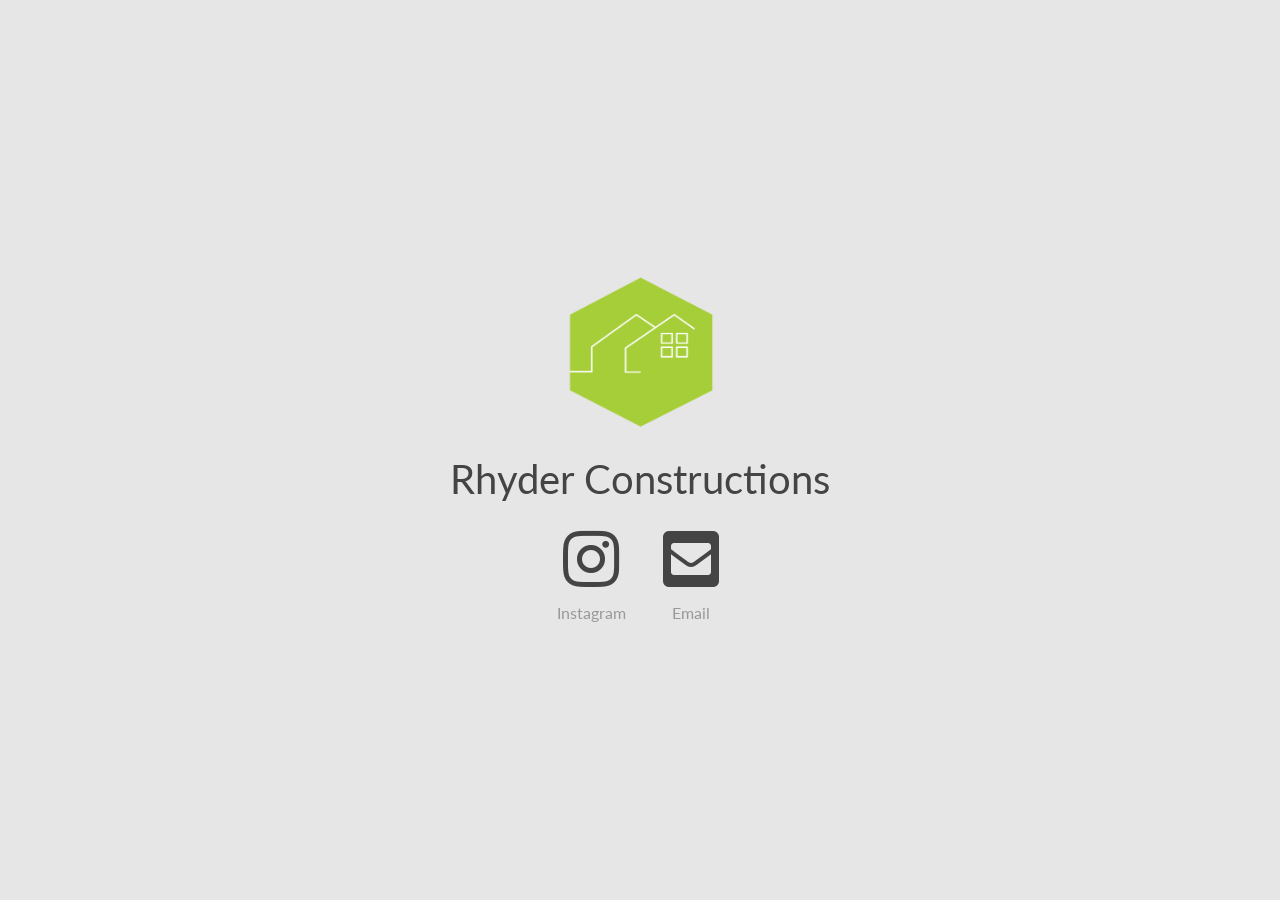
<file: index.html>
<!DOCTYPE html>
<html>

	<meta name="viewport" content="width=device-width, initial-scale=1.0, 
	user-scalable=no">

	<head>
		<link rel="stylesheet" href="styles.css">
		<link href="https://fonts.googleapis.com/css?family=Lato:300,400" rel="stylesheet">
		<link rel="stylesheet" href="https://use.fontawesome.com/releases/v5.3.1/css/all.css" integrity="sha384-mzrmE5qonljUremFsqc01SB46JvROS7bZs3IO2EmfFsd15uHvIt+Y8vEf7N7fWAU" crossorigin="anonymous">
		<link rel="icon" href="favicon.ico" type="image/x-icon" />
		<link rel="shortcut icon" href="favicon.ico" type="image/x-icon" />
		<title>Rhyder Constructions</title>
	</head>

	<body>
		<div class="center">



			<img src="img/logo.png" alt="Logo">

			<h1>Rhyder Constructions</h1>
			<div class="iconRow">
				<div class="icons">
					<div class="sidebyside">
						<a href="https://www.instagram.com/rhyderconstructions/?hl=en" style="color: #444; text-decoration: none;">	<i class="fab fa-instagram fa-4x"></i></a>
						<h3>Instagram</h3>
					</div>
					<div class="sidebyside">
						<a href="mailto:steve@rhyderconstructions.com.au" style="color: #444; text-decoration: none;">	<i class="fas fa-envelope-square fa-4x"></i></a>
						<h3>Email</h3>
					</div>
				</div>
			</div>
			
		
		</div>

	</body>
</html>
</file>
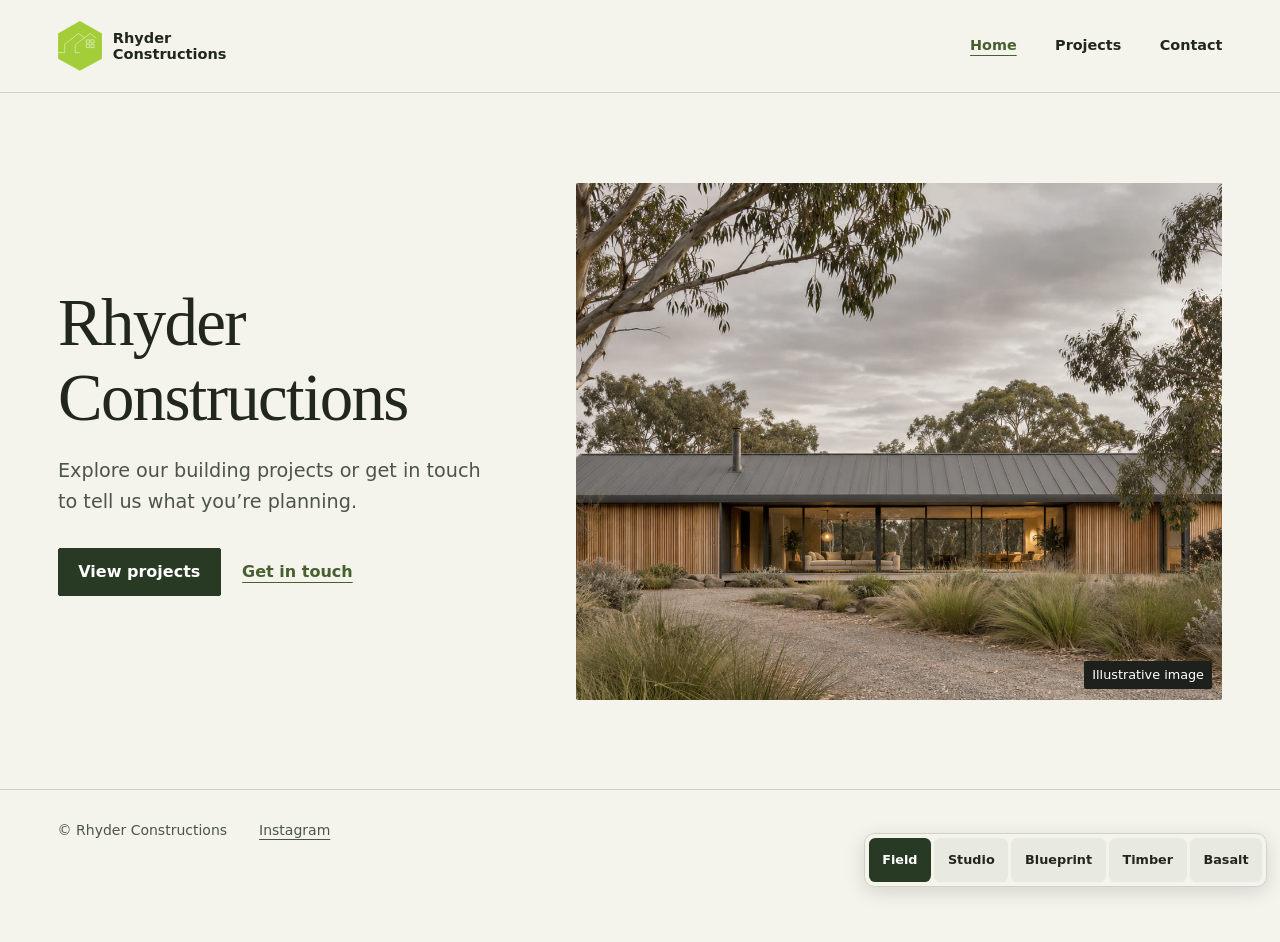
<file: new/index.html>
<!doctype html>
<html lang="en-AU" data-theme="field">
<head>
  <meta charset="utf-8">
  <meta name="viewport" content="width=device-width, initial-scale=1">
  <meta name="description" content="Explore the Rhyder Constructions project portfolio or get in touch about your next build.">
  <title>Rhyder Constructions</title>
  <link rel="icon" type="image/svg+xml" href="./assets/logo.svg">
  <script src="./assets/themes.js"></script>
  <link rel="stylesheet" href="./assets/site.css">

</head>
<body>
  <a class="skip-link" href="#main">Skip to content</a>
  <header class="site-header">
    <div class="shell header-inner">
      <a class="brand" href="./index.html">
        <img src="./assets/logo.svg" alt="" width="46" height="53">
        <span>Rhyder <span>Constructions</span></span>
      </a>
      <nav class="site-nav" aria-label="Main navigation">
        <a href="./index.html" aria-current="page">Home</a>
        <a href="./projects/index.html">Projects</a>
        <a href="./contact/index.html">Contact</a>
      </nav>
    </div>
  </header>
  <main id="main" class="shell home-main">
    <section class="hero" aria-labelledby="home-title">
      <div class="hero-copy">
        <h1 id="home-title">Rhyder <br>Constructions</h1>
        <p>Explore our building projects or get in touch to tell us what you’re planning.</p>
        <div class="actions">
          <a class="button" href="./projects/index.html">View projects</a>
          <a class="text-link" href="./contact/index.html">Get in touch</a>
        </div>
      </div>
      <figure class="hero-media">
        <img src="./assets/hero.jpg"
             srcset="./assets/hero-small.jpg 800w, ./assets/hero.jpg 1600w"
             sizes="(min-width: 1450px) 1320px, 94vw"
             alt="Architectural illustration of a timber-clad house among native grasses"
             width="1600" height="900" fetchpriority="high">
        <figcaption>Illustrative image</figcaption>
      </figure>
    </section>
  </main>
  <footer class="site-footer">
    <div class="shell footer-inner">
      <span>© Rhyder Constructions</span>
      <a href="https://www.instagram.com/rhyderconstructions/">Instagram<span class="visually-hidden"> · Rhyder Constructions</span></a>
    </div>
  </footer>
</body>
</html>
</file>
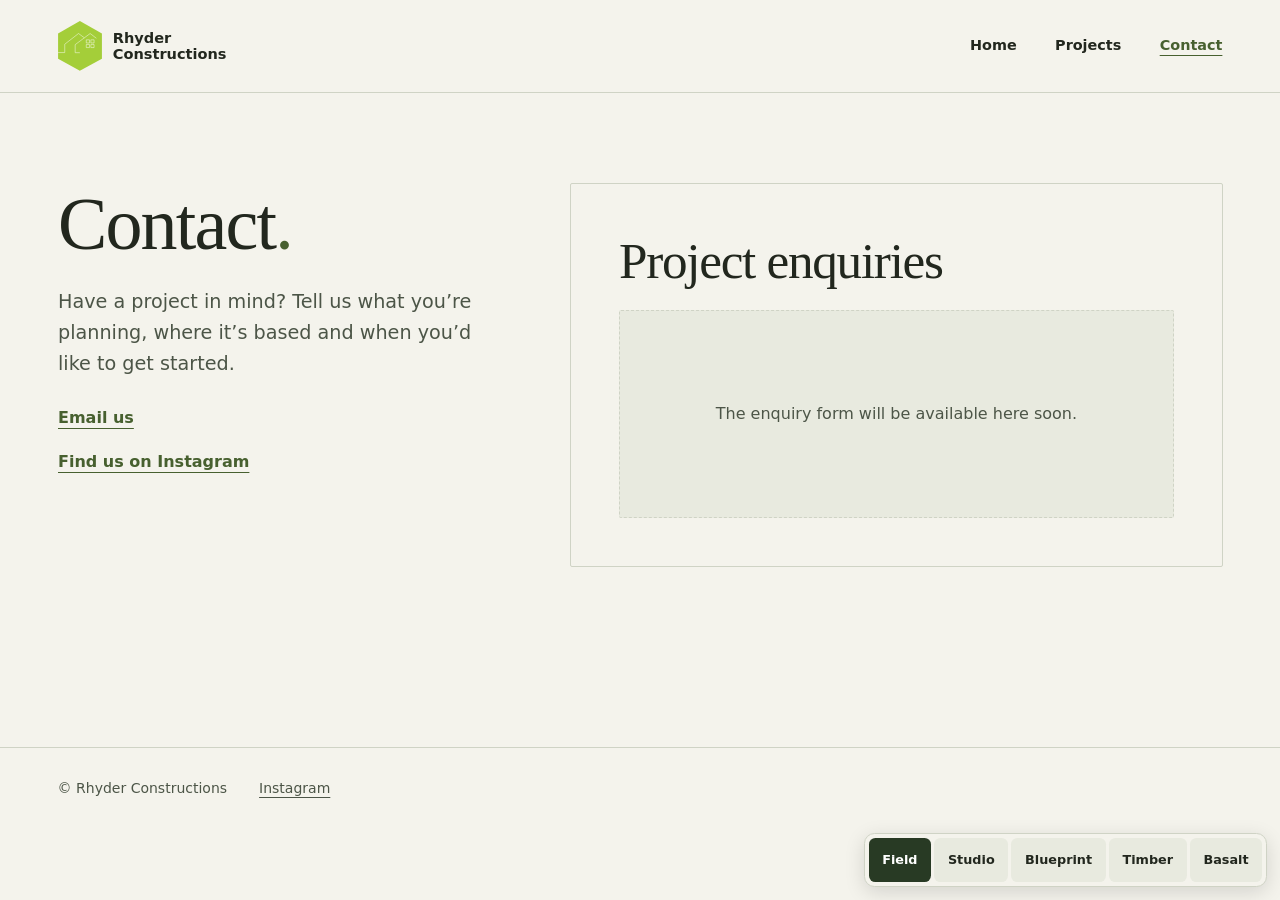
<file: new/contact/index.html>
<!doctype html>
<html lang="en-AU" data-theme="field">
<head>
  <meta charset="utf-8">
  <meta name="viewport" content="width=device-width, initial-scale=1">
  <meta name="description" content="Get in touch with Rhyder Constructions about your project.">
  <title>Contact | Rhyder Constructions</title>
  <link rel="icon" type="image/svg+xml" href="../assets/logo.svg">
  <script src="../assets/themes.js"></script>
  <link rel="stylesheet" href="../assets/site.css">

</head>
<body>
  <a class="skip-link" href="#main">Skip to content</a>
  <header class="site-header">
    <div class="shell header-inner">
      <a class="brand" href="../index.html">
        <img src="../assets/logo.svg" alt="" width="46" height="53">
        <span>Rhyder <span>Constructions</span></span>
      </a>
      <nav class="site-nav" aria-label="Main navigation">
        <a href="../index.html">Home</a>
        <a href="../projects/index.html">Projects</a>
        <a href="../contact/index.html" aria-current="page">Contact</a>
      </nav>
    </div>
  </header>
  <main id="main" class="shell page-main contact-main">
    <section class="contact-copy page-intro">
      <h1>Contact<span>.</span></h1>
      <p>Have a project in mind? Tell us what you’re planning, where it’s based and when you’d like to get started.</p>
      <div class="actions">
        <a class="text-link" href="mailto:steve@rhyderconstructions.com.au">Email us</a>
        <a class="text-link" href="https://www.instagram.com/rhyderconstructions/">Find us on Instagram</a>
      </div>
    </section>
    <section class="form-panel" aria-labelledby="form-title">
      <h2 id="form-title">Project enquiries</h2>
      <!-- Replace the paragraph below with the Google Forms embed when ready. -->
      <p class="form-placeholder">The enquiry form will be available here soon.</p>
    </section>
  </main>
  <footer class="site-footer">
    <div class="shell footer-inner">
      <span>© Rhyder Constructions</span>
      <a href="https://www.instagram.com/rhyderconstructions/">Instagram<span class="visually-hidden"> · Rhyder Constructions</span></a>
    </div>
  </footer>
</body>
</html>
</file>
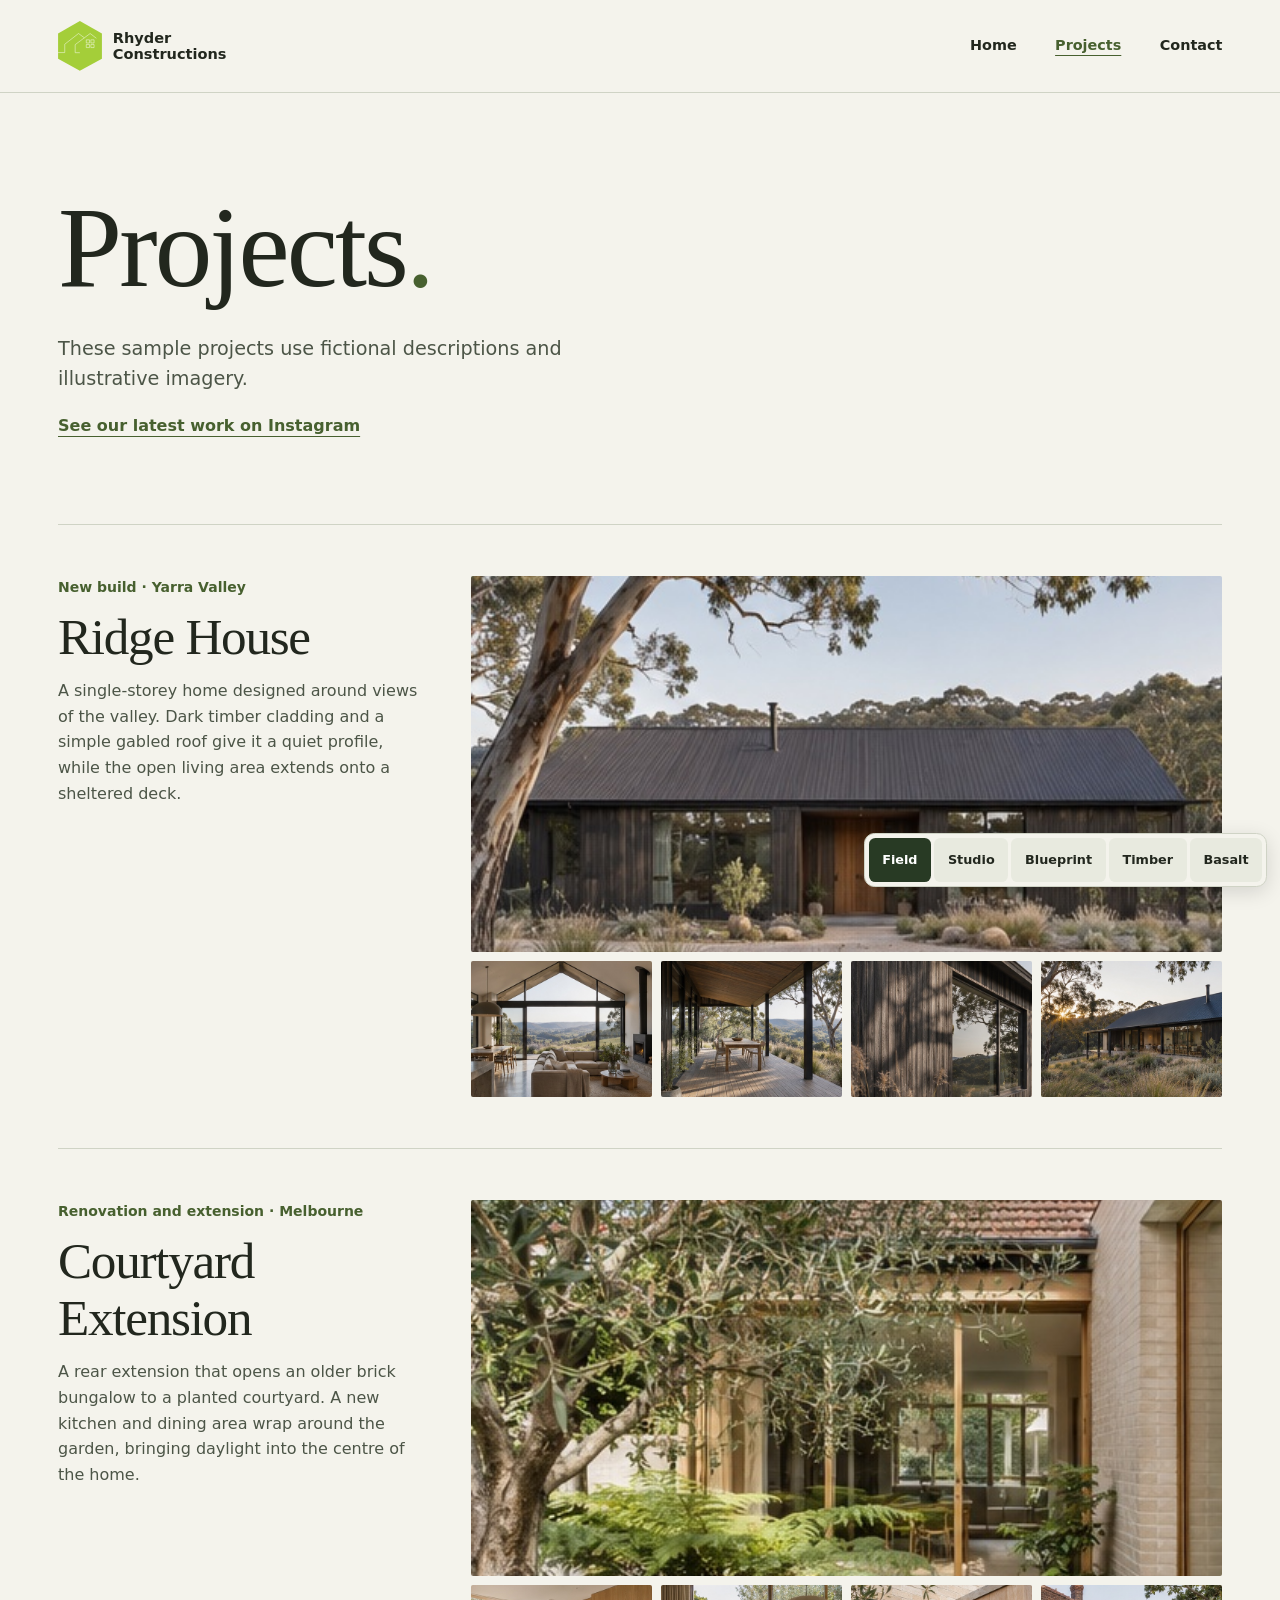
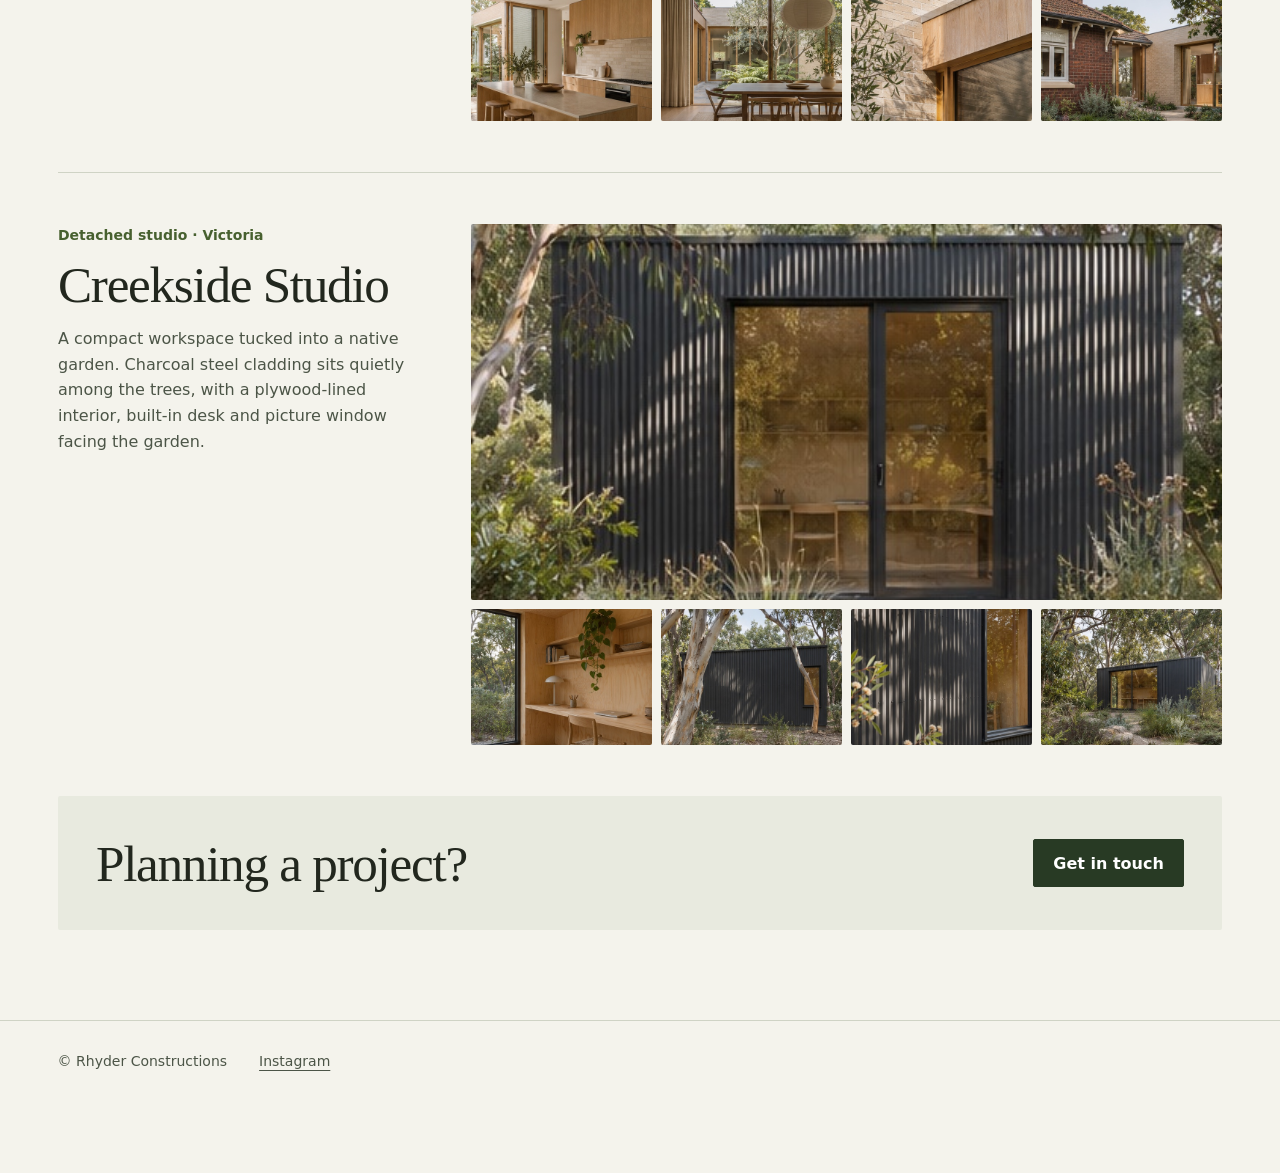
<file: new/projects/index.html>
<!doctype html>
<html lang="en-AU" data-theme="field">
<head>
  <meta charset="utf-8">
  <meta name="viewport" content="width=device-width, initial-scale=1">
  <meta name="description" content="Browse the Rhyder Constructions project portfolio.">
  <title>Projects | Rhyder Constructions</title>
  <link rel="icon" type="image/svg+xml" href="../assets/logo.svg">
  <script src="../assets/themes.js"></script>
  <link rel="stylesheet" href="../assets/site.css">
  <script defer src="../assets/projects-data.js"></script>
  <script defer src="../assets/projects.js"></script>
</head>
<body>
  <a class="skip-link" href="#main">Skip to content</a>
  <header class="site-header">
    <div class="shell header-inner">
      <a class="brand" href="../index.html">
        <img src="../assets/logo.svg" alt="" width="46" height="53">
        <span>Rhyder <span>Constructions</span></span>
      </a>
      <nav class="site-nav" aria-label="Main navigation">
        <a href="../index.html">Home</a>
        <a href="../projects/index.html" aria-current="page">Projects</a>
        <a href="../contact/index.html">Contact</a>
      </nav>
    </div>
  </header>
  <main id="main" class="shell page-main">
    <header class="page-intro">
      <h1>Projects<span>.</span></h1>
      <p>These sample projects use fictional descriptions and illustrative imagery.</p>
      <a class="text-link latest-work" href="https://www.instagram.com/rhyderconstructions/">See our latest work on Instagram</a>
    </header>
    <div class="project-list" id="project-list"></div>
    <noscript><p>Enable JavaScript to view the project galleries.</p></noscript>
    <template id="project-template">
      <article class="project">
        <div class="project-copy">
          <p class="project-subtitle"></p>
          <h2></h2>
          <p class="project-description"></p>
        </div>
        <ul class="project-gallery"></ul>
      </article>
    </template>
    <section class="contact-band" aria-labelledby="contact-heading">
      <h2 id="contact-heading">Planning a project?</h2>
      <a class="button" href="../contact/index.html">Get in touch</a>
    </section>
  </main>
  <footer class="site-footer">
    <div class="shell footer-inner">
      <span>© Rhyder Constructions</span>
      <a href="https://www.instagram.com/rhyderconstructions/">Instagram<span class="visually-hidden"> · Rhyder Constructions</span></a>
    </div>
  </footer>
  <dialog class="photo-viewer" id="photo-viewer" aria-labelledby="photo-viewer-title">
    <div class="photo-viewer-header">
      <h2 id="photo-viewer-title"></h2>
      <form method="dialog">
        <button type="submit" aria-label="Close photo viewer" autofocus>×</button>
      </form>
    </div>
    <div class="photo-viewer-stage">
      <img alt="" draggable="false">
    </div>
    <div class="photo-viewer-controls">
      <button type="button" class="photo-previous" aria-label="Previous photo">←</button>
      <p class="photo-position" aria-live="polite" aria-atomic="true"></p>
      <button type="button" class="photo-next" aria-label="Next photo">→</button>
    </div>
  </dialog>
</body>
</html>
</file>
<file: styles.css>
body {
    max-width: 100%;
    background-color: rgb(230, 230, 230);
}
html {
    /*max-width: 100%;*/
}
h1,h2,h3 {
    font-family: 'Lato', sans-serif;
    font-weight:400;
    color: #444;
	/*text-align: center;*/
	position: relative;
    /*left: 50%;*/
    /*transform: translate(-50%, -50%);*/
    font-size: 2.5em;
    margin-top:0.2em;
    margin-bottom:0.2em;
}

h2 {
    font-weight:100;
}
h3 {
    font-size:1em;
    margin-top:0.75em;
    color: #999;
}

a{
    padding:0.3em;
}

.center {
    margin: 0 auto;
    text-align: center;
    display: flex;
    align-items: center;
    position: absolute;
    top: 0;
    bottom: 0;
    left: 0;
    right: 0;
    justify-content: center;
    flex-direction: column;
}

.center img {
    width: 10em;
    height: 10em;
    padding-bottom: 1em;
}

.iconRow{
    flex-direction: row;
}

.icons{
    padding-top:1em;
    margin: auto;
    display:inline-block;

}

.sidebyside{
    float:left;
    padding-left:1em;
    padding-right:1em;

}
</file>
<file: new/assets/site.css>
/* Field supplies the default layout and palette. */
:root {
  color-scheme: light;
  --paper: #f4f3ec;
  --ink: #22271e;
  --muted: #4c5547;
  --line: #cfd3c5;
  --surface: #e8eadf;
  --accent: #47602f;
  --button: #283a24;
  --on-button: #fff;
  --heading: Georgia, 'Times New Roman', serif;
  --weight: 400;
  --tracking: -.025em;
  --radius: 2px;
  --image-filter: none;
  --body: system-ui, sans-serif;
}

[data-theme="studio"] {
  --paper: #fbfaf8;
  --ink: #211f1b;
  --muted: #565049;
  --line: #dcd5ca;
  --surface: #eeebe5;
  --accent: #6c5244;
  --button: #29251f;
  --heading: var(--body);
  --weight: 650;
  --tracking: -.025em;
  --image-filter: saturate(.72);
}

[data-theme="blueprint"] {
  --paper: #edf2f6;
  --ink: #142b41;
  --muted: #41566c;
  --line: #c3d1de;
  --surface: #dce7f0;
  --accent: #325e8a;
  --button: #1e4368;
  --heading: 'SFMono-Regular', Consolas, 'Liberation Mono', monospace;
  --weight: 600;
  --tracking: 0;
  --image-filter: saturate(.6) contrast(.94);
}

[data-theme="timber"] {
  --paper: #f6efe5;
  --ink: #38271e;
  --muted: #685247;
  --line: #ded0c0;
  --surface: #eee0d1;
  --accent: #99462a;
  --button: #773922;
  --radius: 14px;
  --image-filter: sepia(.14) saturate(1.04);
}

[data-theme="basalt"] {
  color-scheme: dark;
  --paper: #191d1c;
  --ink: #f1f1e9;
  --muted: #b9c4bd;
  --line: #46514b;
  --surface: #262d29;
  --accent: #b9d687;
  --button: #c2dd97;
  --on-button: #202b1b;
  --heading: var(--body);
  --weight: 580;
  --tracking: -.02em;
  --image-filter: brightness(.87) saturate(.78);
}

* { box-sizing: border-box; }

body {
  min-height: 100vh;
  min-height: 100svh;
  display: flex;
  flex-direction: column;
  margin: 0;
  background: var(--paper);
  color: var(--ink);
  font: 1rem/1.6 var(--body);
}

main { flex: 1; }
img { display: block; max-width: 100%; }
a { color: inherit; }
h1, h2, p, figure { margin: 0; }

h1, h2 {
  font-family: var(--heading);
  font-weight: var(--weight);
  letter-spacing: var(--tracking);
  line-height: 1.12;
  text-wrap: balance;
}

h1 span { color: var(--accent); }
.hero-copy, .page-intro, .project-copy, .form-panel {
  min-width: 0;
  container-type: inline-size;
}

:focus-visible { outline: 2px solid var(--accent); outline-offset: 4px; }

.shell {
  width: min(100% - 2 * clamp(1rem, 4.5vw, 4.5rem), 82.5rem);
  margin-inline: auto;
}

.visually-hidden, .skip-link:not(:focus) {
  position: absolute;
  width: 1px;
  height: 1px;
  padding: 0;
  overflow: hidden;
  clip-path: inset(50%);
  white-space: nowrap;
}

.skip-link:focus {
  position: fixed;
  z-index: 5;
  top: 1rem;
  left: 1rem;
  padding: .75rem 1rem;
  background: var(--paper);
}

.site-header, .site-footer { border-color: var(--line); border-style: solid; border-width: 0; }
.site-header { border-bottom-width: 1px; }
.site-footer { border-top-width: 1px; color: var(--muted); font-size: .875rem; }

.header-inner, .footer-inner {
  display: flex;
  align-items: center;
  justify-content: space-between;
  gap: .75rem 2rem;
}

.header-inner { min-height: 5.75rem; }
.brand { display: inline-flex; align-items: center; gap: .7rem; text-decoration: none; font: 730 .91rem/1.08 var(--body); }
.brand img { width: 2.75rem; height: auto; }
.brand > span > span { display: block; }
.site-nav { display: flex; flex-wrap: wrap; gap: 0 clamp(.85rem, 3vw, 2.4rem); }
.site-nav a, .footer-inner a, .text-link { text-underline-offset: .32em; }
.site-nav a { display: flex; align-items: center; min-height: 2.75rem; text-decoration: none; font-weight: 600; font-size: .9rem; }
.site-nav a:hover, .site-nav a[aria-current="page"] { text-decoration: underline; }
.site-nav a[aria-current="page"], .text-link { color: var(--accent); }

.home-main { display: grid; align-content: center; padding-block: clamp(2.2rem, 7vw, 7rem); }
.hero { display: grid; grid-template-columns: minmax(0, .85fr) minmax(0, 1.15fr); align-items: center; gap: clamp(1.3rem, 3.2vw, 3.5rem); }
.hero h1 { font-size: min(clamp(2.65rem, 5.55vw, 6.1rem), 14cqi); }
[data-theme="blueprint"] .hero h1 { font-size: min(clamp(2.35rem, 4.9vw, 5.1rem), 12cqi); }
[data-theme="studio"] .hero h1, [data-theme="basalt"] .hero h1 { font-size: min(clamp(2.5rem, 5.35vw, 5.65rem), 14cqi); }

.hero-copy p, .page-intro p {
  max-width: 36ch;
  margin-top: 1.35rem;
  color: var(--muted);
  font-size: clamp(1.03rem, 1.6vw, 1.2rem);
}

.actions { display: flex; flex-wrap: wrap; align-items: center; gap: .8rem 1.35rem; margin-top: 1.9rem; }

.button {
  display: inline-flex;
  justify-content: center;
  align-items: center;
  min-height: 3rem;
  padding: .7rem 1.2rem;
  border: 1px solid var(--button);
  border-radius: var(--radius);
  background: var(--button);
  color: var(--on-button);
  text-align: center;
  text-decoration: none;
  font-weight: 650;
  line-height: 1.35;
}

.button:hover { background: var(--paper); color: var(--ink); }
.text-link { display: inline-flex; align-items: center; min-height: 2.75rem; font-weight: 620; }
.text-link:hover, .footer-inner a:hover { text-decoration-thickness: 2px; }

.hero-media { position: relative; overflow: hidden; border-radius: var(--radius); background: var(--surface); }
.hero-media img { width: 100%; height: auto; aspect-ratio: 5 / 4; object-fit: cover; filter: var(--image-filter); }
.hero-media figcaption {
  position: absolute;
  right: .65rem;
  bottom: .65rem;
  padding: .25rem .5rem;
  border-radius: 2px;
  background: #1e211b;
  color: #fff;
  font-size: .8rem;
}

.page-main { padding-block: clamp(2.8rem, 7vw, 6rem); }
.page-intro h1 { font-size: min(clamp(3.25rem, 9vw, 7.4rem), 17cqi); }
.page-intro p { max-width: 43ch; }
.latest-work { margin-top: .55rem; }

.project-list { margin-top: clamp(2.25rem, 6vw, 5rem); }
.project {
  display: grid;
  align-items: start;
  grid-template-columns: minmax(0, .65fr) minmax(0, 1.35fr);
  gap: 1.25rem clamp(1rem, 4vw, 4rem);
  padding-block: clamp(1.65rem, 4vw, 3.5rem);
  border-top: 1px solid var(--line);
}

.project h2, .form-panel h2 { font-size: min(clamp(1.9rem, 4vw, 3.2rem), 15cqi); }
.contact-band h2 { font-size: clamp(1.9rem, 4vw, 3.2rem); }
.project-subtitle { margin-bottom: .6rem; color: var(--accent); font-size: .875rem; font-weight: 650; }
.project-description { margin-top: .8rem; color: var(--muted); max-width: 36ch; }
.project-gallery {
  display: grid;
  grid-template-columns: repeat(4, minmax(0, 1fr));
  gap: .55rem;
  margin: 0;
  padding: 0;
  list-style: none;
}
.project-gallery li {
  position: relative;
  min-width: 0;
  overflow: hidden;
  border-radius: var(--radius);
  background: var(--surface);
  aspect-ratio: 4 / 3;
}
.project-gallery li:first-child { grid-column: 1 / -1; aspect-ratio: 2 / 1; }
.project-gallery img {
  position: absolute;
  inset: 0;
  width: 100%;
  height: 100%;
  object-fit: cover;
}

.project-gallery button {
  position: absolute;
  inset: 0;
  width: 100%;
  padding: 0;
  border: 0;
  background: transparent;
  cursor: zoom-in;
}

.project-gallery button:focus-visible {
  outline: 3px solid white;
  outline-offset: -5px;
  box-shadow: inset 0 0 0 6px #181818;
}

body:has(.photo-viewer[open]) { overflow: hidden; }
.photo-viewer {
  width: min(68rem, calc(100% - 1.5rem));
  max-height: calc(100dvh - 1.5rem);
  padding: clamp(.65rem, 2vw, 1.25rem);
  border: 1px solid var(--line);
  border-radius: max(var(--radius), 6px);
  background: var(--paper);
  color: var(--ink);
}
.photo-viewer::backdrop { background: #111c; }
.photo-viewer-header, .photo-viewer-controls {
  display: flex;
  align-items: center;
  gap: .75rem;
}
.photo-viewer-header { justify-content: space-between; margin-bottom: .65rem; }
.photo-viewer-header h2 { font-size: clamp(1.3rem, 4vw, 2.25rem); }
.photo-viewer-controls { justify-content: center; margin-top: .65rem; }
.photo-position { min-width: 7ch; text-align: center; font-variant-numeric: tabular-nums; }
.photo-viewer button {
  min-width: 2.75rem;
  min-height: 2.75rem;
  padding: .25rem;
  border: 1px solid var(--line);
  border-radius: max(var(--radius), 4px);
  background: var(--surface);
  color: var(--ink);
  font: 600 1.35rem/1 var(--body);
  cursor: pointer;
}
.photo-viewer button:hover:not(:disabled) { background: var(--button); color: var(--on-button); }
.photo-viewer button:disabled { opacity: .45; cursor: default; }
.photo-viewer-stage {
  height: min(66dvh, calc(100dvh - 10rem));
  min-height: 4rem;
  background: #151515;
  touch-action: pan-y pinch-zoom;
  user-select: none;
}
.photo-viewer-stage img { width: 100%; height: 100%; object-fit: contain; }

.contact-band {
  display: flex;
  flex-wrap: wrap;
  justify-content: space-between;
  align-items: center;
  gap: 1rem;
  padding: clamp(1.25rem, 3vw, 2.5rem);
  border-radius: var(--radius);
  background: var(--surface);
}

.contact-main { display: grid; align-items: start; grid-template-columns: minmax(0, .8fr) minmax(0, 1.2fr); gap: clamp(2rem, 6vw, 6rem); }
.contact-copy .actions { align-items: flex-start; flex-direction: column; gap: 0; margin-top: 1rem; }
.form-panel { padding: clamp(1.25rem, 4vw, 3rem); border: 1px solid var(--line); border-radius: var(--radius); }
.form-placeholder {
  display: grid;
  align-items: center;
  min-height: 13rem;
  margin-top: 1.3rem;
  padding: 1rem;
  border: 1px dashed var(--line);
  border-radius: var(--radius);
  background: var(--surface);
  color: var(--muted);
  text-align: center;
}
.form-panel iframe { display: block; width: 100%; min-height: 42rem; margin-top: 1.3rem; border: 0; }

.footer-inner { flex-wrap: wrap; justify-content: flex-start; min-height: 5rem; padding-block: .7rem; }
.footer-inner a { display: inline-flex; align-items: center; min-height: 2.75rem; }

.has-theme-switcher { padding-bottom: calc(4.5rem + env(safe-area-inset-bottom)); }

.theme-switcher {
  position: fixed;
  z-index: 4;
  right: max(.8rem, env(safe-area-inset-right));
  bottom: max(.8rem, env(safe-area-inset-bottom));
  display: flex;
  gap: .2rem;
  padding: .25rem;
  border: 1px solid var(--line);
  border-radius: .65rem;
  background: var(--paper);
  box-shadow: 0 5px 20px #0002;
}

.theme-switcher button {
  min-width: 2.75rem;
  min-height: 2.75rem;
  padding: 0 clamp(.3rem, 1.5vw, .85rem);
  border: 0;
  border-radius: .4rem;
  background: var(--surface);
  color: var(--ink);
  font: 650 .8rem/1 var(--body);
  cursor: pointer;
}

.theme-switcher button:hover { text-decoration: underline; }
.theme-switcher button[aria-pressed="true"] { background: var(--button); color: var(--on-button); }

@media (max-width: 820px) {
  .header-inner { min-height: 4.75rem; }
  .home-main { padding-top: 2.6rem; }
  .hero, .contact-main, .project { grid-template-columns: 1fr; }
  .hero { gap: 1.7rem; }
  .hero h1 { font-size: min(clamp(2.65rem, 9vw, 5.1rem), 14cqi); }
  [data-theme="blueprint"] .hero h1 { font-size: min(clamp(2.4rem, 8vw, 4.65rem), 12cqi); }
  [data-theme="studio"] .hero h1, [data-theme="basalt"] .hero h1 { font-size: min(clamp(2.5rem, 8.5vw, 4.9rem), 14cqi); }
  .hero-media img { aspect-ratio: 16 / 10; }
  .hero-copy p { margin-top: .9rem; }
  .actions { margin-top: 1.25rem; }
}

@media (max-width: 440px) {
  .header-inner { gap: .35rem; }
  .brand { gap: .35rem; font-size: .8rem; }
  .brand img { width: 2rem; }
  .site-nav { gap: 0 .65rem; }
  .site-nav a { font-size: .875rem; }
  .project-gallery { grid-template-columns: repeat(2, minmax(0, 1fr)); }
}

/* Studio centres the introduction and puts projects into a card grid. */
[data-theme="studio"] .hero,
[data-theme="studio"] .contact-main,
[data-theme="studio"] .project { grid-template-columns: minmax(0, 1fr); }
[data-theme="studio"] .hero-copy,
[data-theme="studio"] .page-intro { text-align: center; }
[data-theme="studio"] :is(.hero-copy, .page-intro) p { margin-inline: auto; }
[data-theme="studio"] .hero h1 br { display: none; }
[data-theme="studio"] .hero .actions { justify-content: center; }
[data-theme="studio"] .hero-media img { aspect-ratio: 2 / 1; }
[data-theme="studio"] .project-list { display: grid; gap: 1rem; margin-bottom: 1.5rem; }
[data-theme="studio"] .project {
  grid-template-rows: 1fr auto;
  padding: clamp(1.1rem, 2vw, 1.75rem);
  border: 1px solid var(--line);
}
[data-theme="studio"] .project-gallery { grid-template-columns: repeat(2, minmax(0, 1fr)); }
[data-theme="studio"] .project-gallery li:first-child { aspect-ratio: 4 / 3; }
[data-theme="studio"] .contact-main { width: min(100% - 2rem, 50rem); }
[data-theme="studio"] .contact-copy .actions { flex-direction: row; justify-content: center; gap: 0 1.25rem; }

/* Blueprint groups the page into framed sections. */
[data-theme="blueprint"] .hero {
  gap: 0;
  background: var(--surface);
  border: 1px solid var(--line);
}
[data-theme="blueprint"] .hero-copy { padding: clamp(1rem, 2.5vw, 2.5rem); }
[data-theme="blueprint"] .hero-media { height: 100%; border-radius: 0; }
[data-theme="blueprint"] .hero-media img { height: 100%; min-height: 100%; }
[data-theme="blueprint"] :is(.page-intro, .project) {
  padding: clamp(1rem, 2.5vw, 2rem);
  border: 1px solid var(--line);
}
[data-theme="blueprint"] .project-list { display: grid; gap: .75rem; margin-bottom: .75rem; }
[data-theme="blueprint"] .project-gallery { grid-template-columns: repeat(3, minmax(0, 1fr)); gap: .35rem; }
[data-theme="blueprint"] .project-gallery li { border: 1px solid var(--line); }
[data-theme="blueprint"] .project-gallery li:first-child { grid-column: auto; aspect-ratio: 4 / 3; }

/* Timber gives the copy and enquiry sections their own inset panels. */
[data-theme="timber"] .hero-copy,
[data-theme="timber"] .page-intro,
[data-theme="timber"] .project {
  padding: clamp(1.15rem, 3.2vw, 3rem);
  border-radius: var(--radius);
  background: var(--surface);
}
[data-theme="timber"] .hero { gap: .85rem; }
[data-theme="timber"] .hero h1 { font-size: min(clamp(2.3rem, 4.45vw, 5.2rem), 14cqi); }
[data-theme="timber"] .project-list { display: grid; gap: 1rem; margin-bottom: 1rem; }
[data-theme="timber"] .project { grid-template-columns: minmax(0, 1fr); border-top: 0; }
[data-theme="timber"] .project-gallery li:first-child { aspect-ratio: 16 / 7; }
[data-theme="timber"] .contact-main {
  grid-template-columns: minmax(0, 1fr);
  width: min(100% - 2rem, 64rem);
  gap: 1rem;
}
[data-theme="timber"] .contact-copy .actions { flex-direction: row; gap: 0 1.25rem; }

/* Basalt uses a wider image and a compact copy column. */
[data-theme="basalt"] .home-main { width: min(100% - 2rem, 88rem); }
[data-theme="basalt"] .hero-media figcaption { background: var(--paper); }
[data-theme="basalt"] .project-list { border-bottom: 1px solid var(--line); margin-bottom: 1rem; }
[data-theme="basalt"] .project-gallery { grid-template-columns: repeat(4, minmax(0, 1fr)); }
[data-theme="basalt"] .project-gallery li:first-child {
  grid-column: span 2;
  grid-row: span 2;
  aspect-ratio: auto;
}
[data-theme="basalt"] .form-panel { background: var(--surface); }

@media (min-width: 821px) {
  [data-theme="studio"] .project-list { grid-template-columns: repeat(3, minmax(0, 1fr)); }
  [data-theme="blueprint"] .hero-media { border-left: 1px solid var(--line); }
  [data-theme="basalt"] .hero {
    grid-template-columns: minmax(0, 1.15fr) minmax(0, .85fr);
    grid-template-areas: "image copy";
  }
  [data-theme="basalt"] .hero-copy { grid-area: copy; }
  [data-theme="basalt"] .hero-media { grid-area: image; }
  [data-theme="timber"] .project-copy {
    display: grid;
    grid-template-columns: minmax(0, 1fr) minmax(0, 1fr);
    column-gap: 1.5rem;
  }
  [data-theme="timber"] .project-description { grid-area: 1 / 2 / 3; margin-top: 0; }
  [data-theme="basalt"] .project {
    grid-template-columns: minmax(0, 1.35fr) minmax(0, .65fr);
    grid-template-areas: "gallery copy";
    align-items: center;
  }
  [data-theme="basalt"] .project-copy { grid-area: copy; }
  [data-theme="basalt"] .project-gallery { grid-area: gallery; }
  [data-theme="basalt"] .contact-main { grid-template-columns: minmax(0, 1fr) minmax(0, 1fr); }
}
</file>
